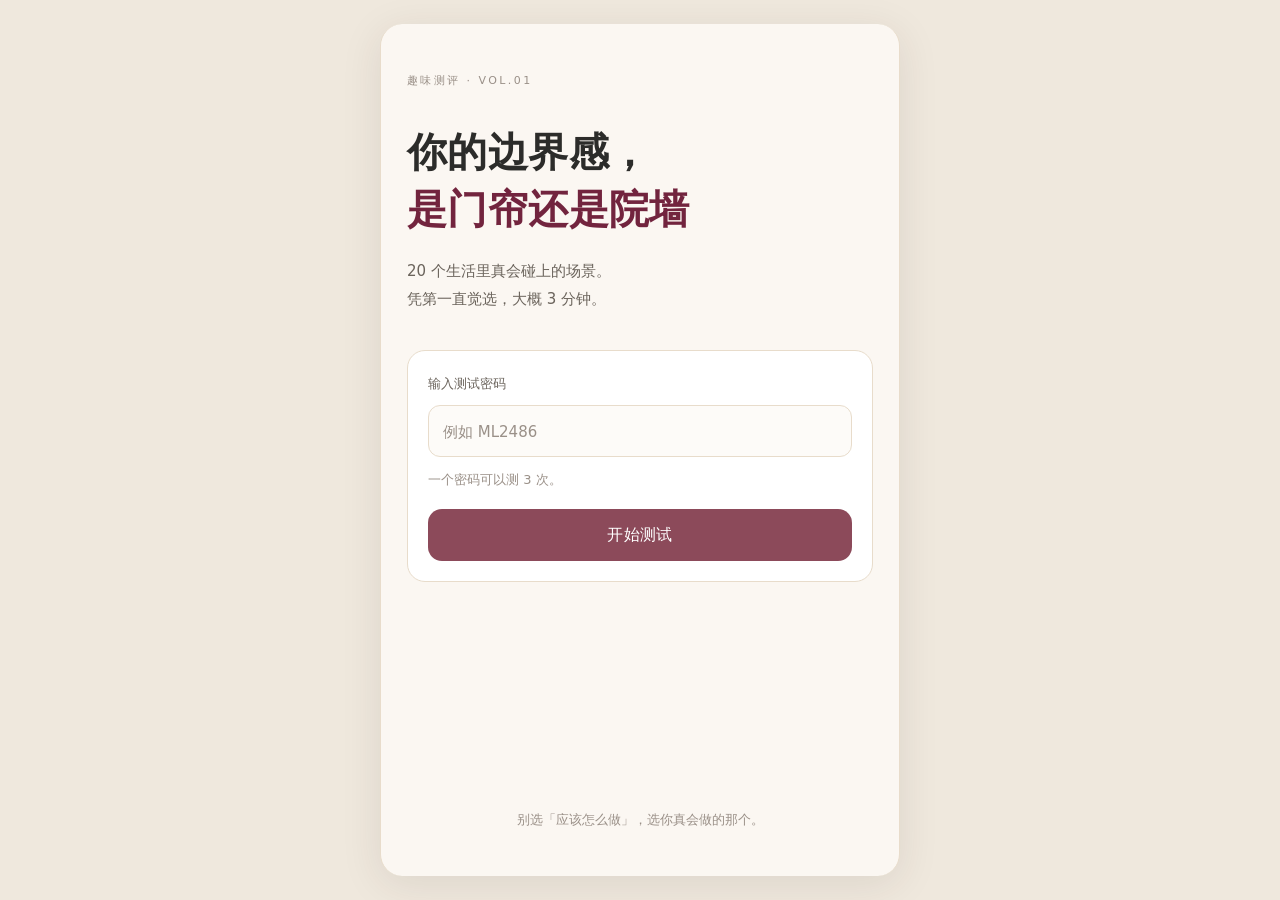
<file: index.html>
<!DOCTYPE html>
<html lang="zh-CN">
<head>
<meta charset="UTF-8">
<meta name="viewport" content="width=device-width, initial-scale=1, viewport-fit=cover">
<meta name="theme-color" content="#FBF7F2">
<meta name="description" content="20 个日常场景，测测你的边界是门帘还是院墙。趣味测评，仅供娱乐参考。">
<title>你的边界感，是门帘还是院墙</title>
<link rel="stylesheet" href="styles.css">
</head>
<body>

<div class="app" id="app">

  <!-- ========== 屏 1 · 密码 ========== -->
  <section class="screen is-active" id="screen-gate">
    <div class="gate">
      <div class="gate__mark">趣味测评 · VOL.01</div>
      <h1 class="gate__title">你的边界感，<br><em>是门帘还是院墙</em></h1>
      <p class="gate__desc">20 个生活里真会碰上的场景。<br>凭第一直觉选，大概 3 分钟。</p>

      <div class="gate__card">
        <label class="gate__label" for="code">输入测试密码</label>
        <input class="gate__input" id="code" type="text" inputmode="text"
               autocomplete="off" autocapitalize="characters" autocorrect="off"
               spellcheck="false" placeholder="例如 ML2486" maxlength="24">
        <p class="gate__hint" id="gate-hint">一个密码可以测 3 次。</p>
        <button class="btn btn--primary" id="btn-start" type="button">开始测试</button>
        <button class="btn btn--text" id="btn-resume" type="button" hidden>接着上次的答下去</button>
      </div>

      <p class="gate__foot">别选「应该怎么做」，选你真会做的那个。</p>
    </div>
  </section>

  <!-- ========== 屏 2 · 答题 ========== -->
  <section class="screen" id="screen-quiz">
    <header class="quiz__top">
      <button class="linkbtn" id="btn-back" type="button">← 上一题</button>
      <span class="quiz__count" id="quiz-count">1 / 20</span>
    </header>
    <div class="progress"><div class="progress__bar" id="progress-bar"></div></div>

    <div class="quiz__body">
      <div class="quiz__dim" id="quiz-dim"></div>
      <h2 class="quiz__q" id="quiz-q"></h2>
      <div class="options" id="options" role="group" aria-label="选项"></div>
      <p class="quiz__tip">选你真会干的那个 · 随时可以返回改</p>
    </div>
  </section>

  <!-- ========== 屏 3 · 结果 ========== -->
  <section class="screen" id="screen-result">
    <div id="result-root"></div>
  </section>

</div>

<!-- ========== 长图预览 ========== -->
<div class="overlay" id="poster-overlay" hidden>
  <div class="overlay__bar">
    <span id="poster-tip">长按图片保存到相册</span>
    <button class="linkbtn linkbtn--light" id="btn-poster-close" type="button">关闭</button>
  </div>
  <div class="overlay__scroll"><img id="poster-img" alt="测评结果长图"></div>
  <div class="overlay__actions">
    <button class="btn btn--primary" id="btn-poster-download" type="button">保存图片</button>
    <button class="btn btn--ghost" id="btn-poster-share" type="button" hidden>用系统分享</button>
  </div>
</div>

<div class="toast" id="toast" role="status" aria-live="polite"></div>

<script src="quiz-data.js"></script>
<script src="site-config.js"></script>
<script src="access.js"></script>
<script src="poster.js"></script>
<script src="app.js"></script>
</body>
</html>
</file>
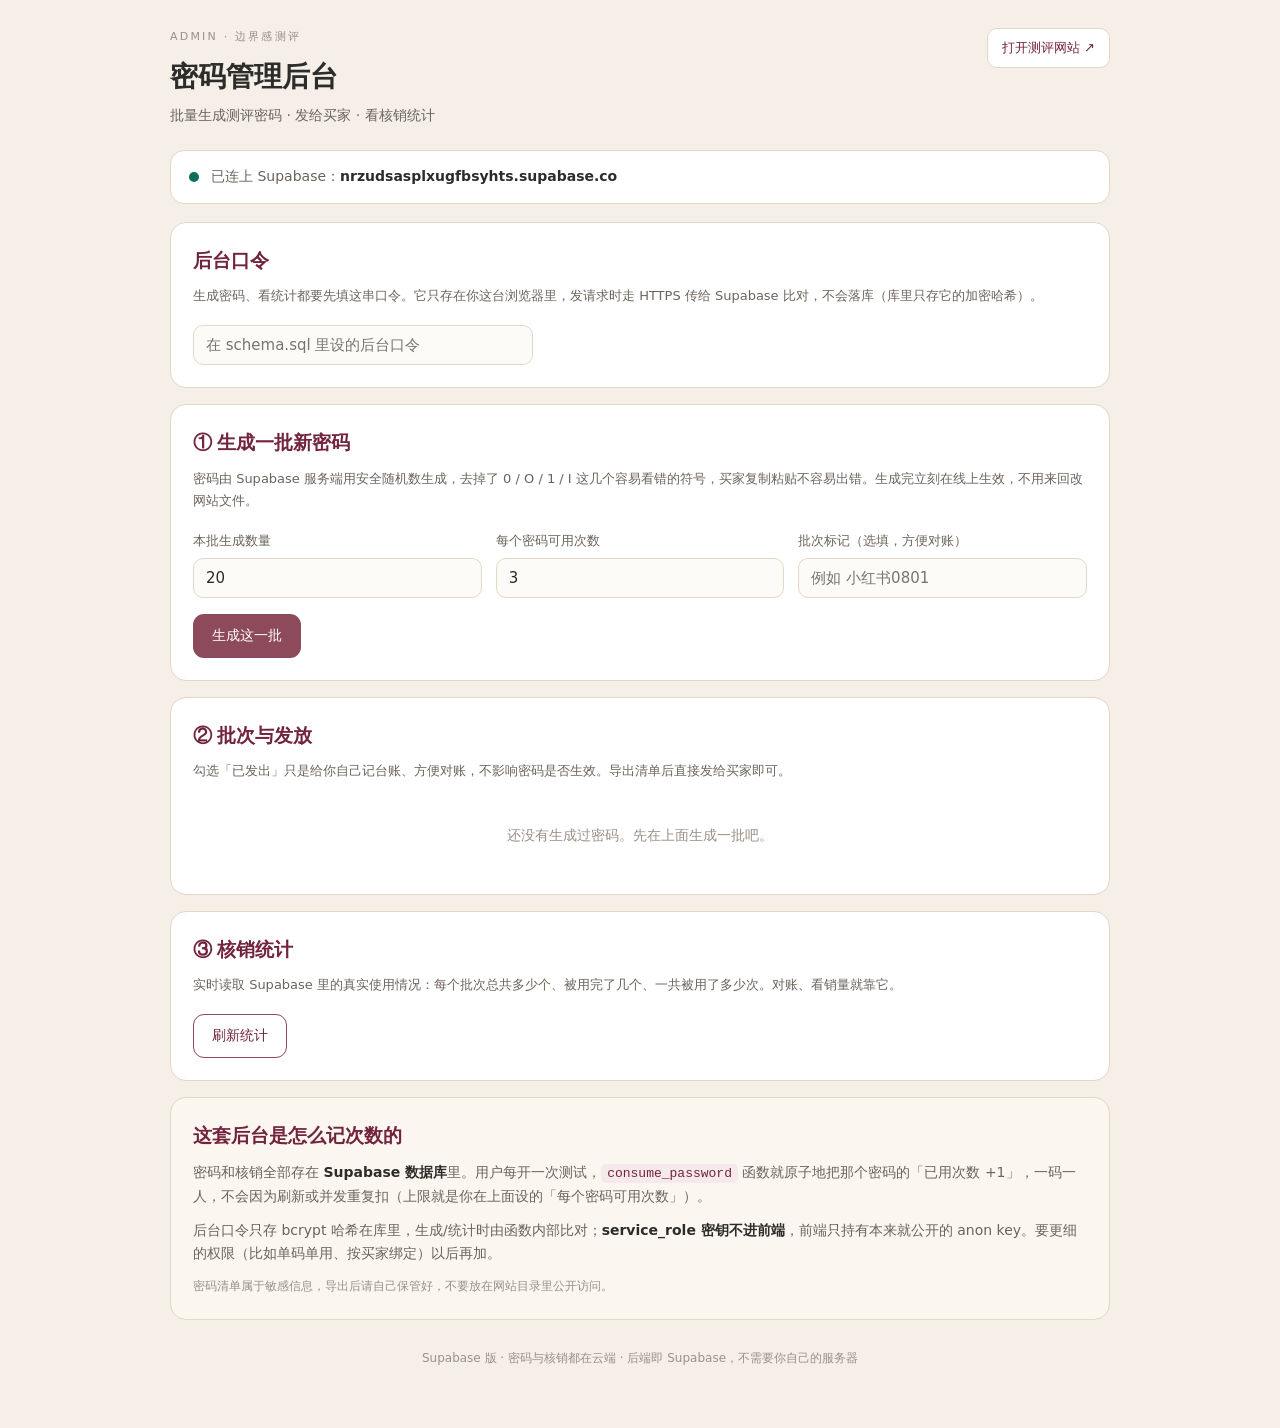
<file: admin.html>
<!DOCTYPE html>
<html lang="zh-CN">
<head>
<meta charset="UTF-8">
<meta name="viewport" content="width=device-width, initial-scale=1, viewport-fit=cover">
<meta name="robots" content="noindex,nofollow">
<title>密码管理后台 · 边界感测评</title>
<link rel="stylesheet" href="admin.css">
</head>
<body>

<div class="wrap">

  <header class="head">
    <div>
      <div class="head__mark">ADMIN · 边界感测评</div>
      <h1>密码管理后台</h1>
      <p class="head__sub">批量生成测评密码 · 发给买家 · 看核销统计</p>
    </div>
    <a class="head__link" href="index.html" target="_blank">打开测评网站 ↗</a>
  </header>

  <!-- 连接状态 -->
  <div class="sync" id="conn-box">
    <div class="sync__dot" id="conn-dot"></div>
    <div class="sync__text" id="conn-text">正在检查 Supabase 配置…</div>
  </div>

  <!-- 后台口令 -->
  <section class="card">
    <h2 class="card__title">后台口令</h2>
    <p class="card__hint">生成密码、看统计都要先填这串口令。它只存在你这台浏览器里，发请求时走 HTTPS 传给 Supabase 比对，不会落库（库里只存它的加密哈希）。</p>
    <div class="row">
      <input class="input" id="in-adminpw" type="password" placeholder="在 schema.sql 里设的后台口令" autocomplete="off" style="max-width:340px">
      <span class="form__note" id="adminpw-note"></span>
    </div>
  </section>

  <main id="main">

    <!-- 生成 -->
    <section class="card">
      <h2 class="card__title">① 生成一批新密码</h2>
      <p class="card__hint">密码由 Supabase 服务端用安全随机数生成，去掉了 0 / O / 1 / I 这几个容易看错的符号，买家复制粘贴不容易出错。生成完立刻在线上生效，不用来回改网站文件。</p>
      <div class="form">
        <label class="field">
          <span>本批生成数量</span>
          <input class="input" id="in-count" type="number" min="1" max="500" value="20">
        </label>
        <label class="field">
          <span>每个密码可用次数</span>
          <input class="input" id="in-uses" type="number" min="1" max="99" value="3">
        </label>
        <label class="field">
          <span>批次标记（选填，方便对账）</span>
          <input class="input" id="in-batch" type="text" value="" maxlength="24" placeholder="例如 小红书0801">
        </label>
      </div>
      <div class="row">
        <button class="btn btn--primary" id="btn-generate" type="button">生成这一批</button>
        <span class="form__note" id="gen-note"></span>
      </div>
      <div class="preview" id="gen-preview" hidden>
        <div class="preview__head">本批新密码 <span id="gen-count"></span></div>
        <div class="codes" id="gen-codes"></div>
      </div>
    </section>

    <!-- 批次 -->
    <section class="card">
      <h2 class="card__title">② 批次与发放</h2>
      <p class="card__hint">勾选「已发出」只是给你自己记台账、方便对账，不影响密码是否生效。导出清单后直接发给买家即可。</p>
      <div id="batch-list" class="batches"></div>
      <p class="empty" id="batch-empty">还没有生成过密码。先在上面生成一批吧。</p>
    </section>

    <!-- 核销统计 -->
    <section class="card">
      <h2 class="card__title">③ 核销统计</h2>
      <p class="card__hint">实时读取 Supabase 里的真实使用情况：每个批次总共多少个、被用完了几个、一共被用了多少次。对账、看销量就靠它。</p>
      <div class="row">
        <button class="btn btn--ghost" id="btn-stats" type="button">刷新统计</button>
        <span class="form__note" id="stats-note"></span>
      </div>
      <div id="stats-box" class="stats" hidden>
        <div class="stats__head">
          <span>批次</span><span>总数</span><span>已用完</span><span>已用次数</span>
        </div>
        <div id="stats-rows"></div>
      </div>
    </section>

    <!-- 说明 -->
    <section class="card note">
      <h2 class="card__title">这套后台是怎么记次数的</h2>
      <p>密码和核销全部存在 <strong>Supabase 数据库</strong>里。用户每开一次测试，<code>consume_password</code> 函数就原子地把那个密码的「已用次数 +1」，一码一人，不会因为刷新或并发重复扣（上限就是你在上面设的「每个密码可用次数」）。</p>
      <p>后台口令只存 bcrypt 哈希在库里，生成/统计时由函数内部比对；<strong>service_role 密钥不进前端</strong>，前端只持有本来就公开的 anon key。要更细的权限（比如单码单用、按买家绑定）以后再加。</p>
      <p class="note__muted">密码清单属于敏感信息，导出后请自己保管好，不要放在网站目录里公开访问。</p>
    </section>

  </main>

  <footer class="foot">
    Supabase 版 · 密码与核销都在云端 · 后端即 Supabase，不需要你自己的服务器
  </footer>
</div>

<div class="toast" id="toast" role="status" aria-live="polite"></div>

<script src="site-config.js"></script>
<script src="admin.js"></script>
</body>
</html>
</file>
<file: styles.css>
/* 你的边界感，是门帘还是院墙 · 移动端优先 */
/* .btn / .overlay 都设了 display，必须显式压过 UA 的 [hidden] 默认样式，
   否则「接着上次」「系统分享」这类条件按钮会一直露出来 */
[hidden] { display: none !important; }

:root {
  --bg: #FBF7F2;
  --surface: #FFFFFF;
  --ink: #2C2C2A;
  --ink-2: #6B645C;
  --ink-3: #9A9088;
  --brand: #8C4A5A;
  --brand-deep: #72243E;
  --brand-soft: #F6E9EC;
  --line: #E8DCCB;
  --line-soft: #F0E7DA;
  --radius: 18px;
  --font-serif: "Songti SC", "Noto Serif CJK SC", "Source Han Serif SC", "STSong", serif;
  --font-sans: -apple-system, BlinkMacSystemFont, "PingFang SC", "Microsoft YaHei", "Helvetica Neue", system-ui, sans-serif;
  --safe-top: env(safe-area-inset-top, 0px);
  --safe-bottom: env(safe-area-inset-bottom, 0px);
}

* { box-sizing: border-box; -webkit-tap-highlight-color: transparent; }
html, body { height: 100%; margin: 0; }
body {
  background: #EFE8DD;
  color: var(--ink);
  font-family: var(--font-sans);
  font-size: 16px;
  line-height: 1.72;
  -webkit-font-smoothing: antialiased;
}
button, input { font-family: inherit; }
button { cursor: pointer; }

.app {
  max-width: 520px;
  margin: 0 auto;
  height: 100vh;
  height: 100dvh;
  background: var(--bg);
  border-left: 1px solid var(--line);
  border-right: 1px solid var(--line);
  position: relative;
  overflow: hidden;
}
.screen { height: 100%; overflow-y: auto; -webkit-overflow-scrolling: touch; display: none; }
.screen.is-active { display: block; }

/* ---------------- 通用按钮 ---------------- */
.btn {
  display: block; width: 100%; min-height: 52px;
  border-radius: 14px; border: 1px solid transparent;
  font-size: 16px; font-weight: 500; letter-spacing: .02em;
  padding: 12px 18px; transition: transform .12s ease, opacity .12s ease;
}
.btn:active { transform: scale(.985); opacity: .88; }
.btn--primary { background: var(--brand); color: #fff; }
.btn--ghost { background: transparent; color: var(--brand-deep); border-color: var(--brand); }
.btn--soft { background: var(--brand-soft); color: var(--brand-deep); border-color: var(--line); }
.btn--text {
  background: transparent; color: var(--brand-deep); border: none;
  min-height: 44px; font-size: 14px; text-decoration: underline;
  text-underline-offset: 4px; margin-top: 4px;
}
.linkbtn {
  background: none; border: none; padding: 8px 4px;
  color: var(--brand-deep); font-size: 14px; min-height: 40px;
}
.linkbtn--light { color: #fff; }
.linkbtn:disabled { color: var(--ink-3); cursor: default; }

/* ---------------- 屏 1 · 密码 ---------------- */
.gate {
  min-height: 100%;
  padding: calc(48px + var(--safe-top)) 26px calc(32px + var(--safe-bottom));
  display: flex; flex-direction: column;
}
.gate__mark {
  font-size: 11px; letter-spacing: .22em; color: var(--ink-3);
  text-transform: uppercase; margin-bottom: 34px;
}
.gate__title {
  font-family: var(--font-serif);
  font-size: clamp(30px, 8.6vw, 40px);
  line-height: 1.42; font-weight: 600; margin: 0 0 18px;
  letter-spacing: .01em;
}
.gate__title em { font-style: normal; color: var(--brand-deep); }
.gate__desc { color: var(--ink-2); font-size: 15px; margin: 0 0 36px; line-height: 1.9; }
.gate__card {
  background: var(--surface); border: 1px solid var(--line);
  border-radius: var(--radius); padding: 22px 20px 20px;
}
.gate__label { display: block; font-size: 13px; color: var(--ink-2); margin-bottom: 10px; }
.gate__input {
  width: 100%; height: 52px; font-size: 17px; letter-spacing: .12em;
  padding: 0 14px; border: 1px solid var(--line); border-radius: 12px;
  background: #FDFBF8; color: var(--ink); outline: none;
}
.gate__input:focus { border-color: var(--brand); background: #fff; }
.gate__input::placeholder { color: var(--ink-3); letter-spacing: normal; font-size: 15px; }
.gate__hint { font-size: 13px; color: var(--ink-3); margin: 12px 0 18px; min-height: 20px; }
.gate__hint.is-error { color: #A32D2D; }
.gate__hint.is-ok { color: #0F6E56; }
.gate__foot {
  margin-top: auto; padding-top: 32px; text-align: center;
  font-size: 13px; color: var(--ink-3);
}

/* ---------------- 屏 2 · 答题 ---------------- */
.quiz__top {
  display: flex; align-items: center; justify-content: space-between;
  padding: calc(10px + var(--safe-top)) 20px 6px;
}
.quiz__count { font-size: 13px; color: var(--ink-3); letter-spacing: .08em; }
.progress { height: 3px; background: var(--line-soft); margin: 0 20px; border-radius: 3px; overflow: hidden; }
.progress__bar { height: 100%; width: 0%; background: var(--brand); transition: width .28s ease; }
.quiz__body { padding: 34px 22px calc(40px + var(--safe-bottom)); }
.quiz__dim {
  display: inline-block; font-size: 12px; letter-spacing: .06em;
  color: var(--brand-deep); background: var(--brand-soft);
  border-radius: 999px; padding: 5px 13px; margin-bottom: 20px;
}
.quiz__q {
  font-family: var(--font-serif); font-size: clamp(20px, 5.4vw, 24px);
  line-height: 1.65; font-weight: 600; margin: 0 0 28px;
}
.options { display: flex; flex-direction: column; gap: 12px; }
.option {
  display: flex; align-items: flex-start; gap: 12px; width: 100%;
  min-height: 60px; text-align: left; padding: 15px 16px;
  background: var(--surface); border: 1px solid var(--line);
  border-radius: 14px; color: var(--ink); font-size: 15px; line-height: 1.65;
  transition: border-color .15s ease, background .15s ease, transform .12s ease;
}
.option:active { transform: scale(.99); }
.option.is-picked { border-color: var(--brand); background: var(--brand-soft); }
.option__key {
  flex: 0 0 24px; height: 24px; border-radius: 50%;
  background: var(--line-soft); color: var(--ink-2);
  font-size: 12px; line-height: 24px; text-align: center; margin-top: 1px;
}
.option.is-picked .option__key { background: var(--brand); color: #fff; }
.quiz__tip { margin-top: 26px; font-size: 12px; color: var(--ink-3); text-align: center; }

/* ---------------- 屏 3 · 结果 ---------------- */
.result { padding: calc(20px + var(--safe-top)) 18px calc(40px + var(--safe-bottom)); }
.result__banner {
  background: #EFE8DD; border: 1px solid var(--line); border-radius: 12px;
  padding: 10px 14px; font-size: 13px; color: var(--ink-2);
  display: flex; align-items: center; justify-content: space-between; gap: 10px;
  margin-bottom: 18px;
}
.result__banner button { background: none; border: none; color: var(--brand-deep); font-size: 13px; text-decoration: underline; white-space: nowrap; }

.identity { text-align: center; padding: 22px 12px 26px; }
.identity__emoji { font-size: 52px; line-height: 1.2; margin-bottom: 8px; }
.identity__name {
  font-family: var(--font-serif); font-size: 32px; font-weight: 600;
  letter-spacing: .04em; margin-bottom: 6px;
}
.identity__dims { font-size: 13px; color: var(--ink-2); letter-spacing: .08em; }
.identity__tag { font-family: var(--font-serif); font-size: 16px; color: var(--brand-deep); margin-top: 12px; }
.identity__ambiguous { font-size: 12px; color: var(--ink-3); margin-top: 10px; }

.datacard {
  background: var(--surface); border: 1px solid var(--line);
  border-radius: var(--radius); padding: 20px 18px; margin-bottom: 18px;
}
.datacard__title { font-size: 12px; letter-spacing: .16em; color: var(--ink-3); margin-bottom: 18px; }
.bar { margin-bottom: 15px; }
.bar:last-of-type { margin-bottom: 6px; }
.bar__head { display: flex; justify-content: space-between; align-items: baseline; font-size: 13px; margin-bottom: 6px; }
.bar__name { color: var(--ink); }
.bar__num { color: var(--brand-deep); font-variant-numeric: tabular-nums; font-size: 13px; }
.bar__track { height: 7px; background: var(--line-soft); border-radius: 6px; overflow: hidden; }
.bar__fill { height: 100%; border-radius: 6px; background: var(--brand); }
.bar__labels { display: flex; justify-content: space-between; font-size: 11px; color: var(--ink-3); margin-top: 5px; }
.datacard__meta {
  border-top: 1px dashed var(--line); margin-top: 16px; padding-top: 14px;
  font-size: 13px; color: var(--ink-2); display: flex; flex-wrap: wrap; gap: 6px 16px;
}

.block {
  background: var(--surface); border: 1px solid var(--line);
  border-radius: var(--radius); padding: 20px 18px; margin-bottom: 14px;
}
.block__title {
  font-family: var(--font-serif); font-size: 17px; font-weight: 600;
  margin: 0 0 12px; color: var(--brand-deep);
  display: flex; align-items: center; gap: 8px;
}
.block__title span {
  font-family: var(--font-sans); font-size: 11px; font-weight: 400;
  color: var(--ink-3); letter-spacing: .1em;
}
.block p { margin: 0 0 12px; font-size: 15px; line-height: 1.85; color: var(--ink); }
.block p:last-child { margin-bottom: 0; }
.block .muted { color: var(--ink-2); font-size: 14px; }

.blindspot {
  background: var(--brand-soft); border-left: 4px solid var(--brand);
  border-radius: 4px var(--radius) var(--radius) 4px;
  padding: 20px 18px; margin-bottom: 14px;
}
.blindspot__label { font-size: 11px; letter-spacing: .18em; color: var(--brand-deep); margin-bottom: 10px; }
.blindspot__text { font-family: var(--font-serif); font-size: 18px; line-height: 1.8; font-weight: 600; margin: 0; }

.howto { padding-left: 0; margin: 0; list-style: none; }
.howto li { font-size: 15px; line-height: 1.8; margin-bottom: 10px; }
.howto li:last-child { margin-bottom: 0; }

.sharebox { margin-bottom: 18px; }
.sharebox__title { font-size: 12px; letter-spacing: .16em; color: var(--ink-3); margin: 24px 0 12px; }
.sharecard {
  background: #FDFBF8; border: 1px solid var(--line); border-radius: 14px;
  padding: 14px 16px; margin-bottom: 10px;
}
.sharecard__head { display: flex; justify-content: space-between; align-items: center; margin-bottom: 8px; }
.sharecard__label { font-size: 12px; color: var(--ink-3); }
.sharecard__copy {
  background: none; border: 1px solid var(--line); border-radius: 8px;
  color: var(--brand-deep); font-size: 12px; padding: 5px 12px; min-height: 32px;
}
.sharecard pre {
  margin: 0; white-space: pre-wrap; word-break: break-word;
  font-family: var(--font-sans); font-size: 13px; line-height: 1.75; color: var(--ink);
}

.actions { display: flex; flex-direction: column; gap: 10px; margin: 26px 0 20px; }
.actions__row { display: flex; gap: 10px; }
.actions__row .btn { flex: 1; }
.disclaimer {
  font-size: 11px; line-height: 1.8; color: var(--ink-3);
  border-top: 1px solid var(--line); padding-top: 16px; margin-top: 8px;
}
.disclaimer strong { color: var(--ink-2); font-weight: 500; }

/* ---------------- 长图预览 ---------------- */
.overlay {
  position: fixed; inset: 0; z-index: 50; background: rgba(28, 22, 20, .94);
  display: flex; flex-direction: column;
  padding-top: var(--safe-top); padding-bottom: var(--safe-bottom);
}
.overlay[hidden] { display: none; }
.overlay__bar {
  flex: 0 0 auto; display: flex; align-items: center; justify-content: space-between;
  padding: 12px 18px; color: #fff; font-size: 13px;
}
.overlay__scroll { flex: 1 1 auto; overflow-y: auto; -webkit-overflow-scrolling: touch; padding: 0 14px; text-align: center; }
.overlay__scroll img { width: 100%; max-width: 420px; height: auto; display: block; margin: 0 auto; border-radius: 8px; }
.overlay__actions {
  flex: 0 0 auto; display: flex; gap: 10px; padding: 14px 18px calc(14px + var(--safe-bottom));
}
.overlay__actions .btn { flex: 1; min-height: 48px; }
.overlay__actions .btn--primary { background: #fff; color: var(--brand-deep); }
.overlay__actions .btn--ghost { color: #fff; border-color: rgba(255,255,255,.5); }

/* ---------------- Toast ---------------- */
.toast {
  position: fixed; left: 50%; bottom: calc(28px + var(--safe-bottom));
  transform: translate(-50%, 16px); z-index: 80;
  background: rgba(44, 36, 34, .94); color: #fff;
  font-size: 14px; line-height: 1.5; padding: 11px 20px; border-radius: 999px;
  max-width: calc(100vw - 40px); text-align: center;
  opacity: 0; pointer-events: none; transition: opacity .2s ease, transform .2s ease;
}
.toast.is-on { opacity: 1; transform: translate(-50%, 0); }

/* ---------------- 小屏 / 大屏微调 ---------------- */
@media (max-width: 360px) {
  .gate { padding-left: 18px; padding-right: 18px; }
  .quiz__body { padding-left: 16px; padding-right: 16px; }
  .result { padding-left: 13px; padding-right: 13px; }
  .option { font-size: 14px; padding: 13px 12px; }
}
@media (min-width: 600px) {
  body { padding: 24px 0; }
  .app { height: calc(100dvh - 48px); border-radius: 22px; box-shadow: 0 8px 40px rgba(60, 44, 36, .10); }
}
@media (prefers-reduced-motion: reduce) {
  * { transition: none !important; animation: none !important; }
}
</file>
<file: admin.css>
/* 密码管理后台 · 与前台同色系，工具化紧凑排版 */
:root {
  --bg: #F5EFE7;
  --surface: #FFFFFF;
  --ink: #2C2C2A;
  --ink-2: #6B645C;
  --ink-3: #9A9088;
  --brand: #8C4A5A;
  --brand-deep: #72243E;
  --brand-soft: #F6E9EC;
  --line: #E4D7C6;
  --line-soft: #F0E7DA;
  --ok: #0F6E56;
  --warn: #A8621B;
  --font-sans: -apple-system, BlinkMacSystemFont, "PingFang SC", "Microsoft YaHei", system-ui, sans-serif;
  --font-serif: "Songti SC", "Noto Serif CJK SC", "STSong", serif;
  --mono: "SFMono-Regular", Consolas, "Liberation Mono", monospace;
}
[hidden] { display: none !important; }
* { box-sizing: border-box; -webkit-tap-highlight-color: transparent; }
body {
  margin: 0; background: var(--bg); color: var(--ink);
  font-family: var(--font-sans); font-size: 15px; line-height: 1.7;
}
button, input, textarea { font-family: inherit; }
button { cursor: pointer; }
a { color: var(--brand-deep); }

.wrap { max-width: 980px; margin: 0 auto; padding: 28px 20px 60px; }

.head { display: flex; align-items: flex-start; justify-content: space-between; gap: 16px; margin-bottom: 22px; }
.head__mark { font-size: 11px; letter-spacing: .2em; color: var(--ink-3); }
.head h1 { font-family: var(--font-serif); font-size: 28px; margin: 6px 0 4px; font-weight: 600; }
.head__sub { margin: 0; color: var(--ink-2); font-size: 14px; }
.head__link {
  flex: 0 0 auto; font-size: 13px; text-decoration: none;
  border: 1px solid var(--line); background: var(--surface);
  padding: 8px 14px; border-radius: 10px;
}

.sync {
  display: flex; align-items: center; gap: 12px; flex-wrap: wrap;
  background: var(--surface); border: 1px solid var(--line);
  border-radius: 14px; padding: 14px 18px; margin-bottom: 18px;
}
.sync__dot { width: 10px; height: 10px; border-radius: 50%; background: var(--warn); flex: 0 0 auto; }
.sync__dot.is-ok { background: var(--ok); }
.sync__text { flex: 1 1 auto; font-size: 14px; color: var(--ink-2); min-width: 200px; }
.sync__text strong { color: var(--ink); }

.card {
  background: var(--surface); border: 1px solid var(--line);
  border-radius: 16px; padding: 22px; margin-bottom: 16px;
}
.card__title {
  font-family: var(--font-serif); font-size: 19px; font-weight: 600;
  margin: 0 0 8px; color: var(--brand-deep);
}
.card__hint { margin: 0 0 18px; font-size: 13px; color: var(--ink-2); }

.form { display: flex; gap: 14px; flex-wrap: wrap; margin-bottom: 16px; }
.field { flex: 1 1 160px; display: flex; flex-direction: column; gap: 6px; font-size: 13px; color: var(--ink-2); }
.input, .textarea {
  width: 100%; padding: 10px 12px; font-size: 15px; color: var(--ink);
  background: #FDFBF8; border: 1px solid var(--line); border-radius: 10px; outline: none;
}
.input:focus, .textarea:focus { border-color: var(--brand); background: #fff; }
.textarea { resize: vertical; font-family: var(--mono); font-size: 13px; line-height: 1.6; }

.row { display: flex; align-items: center; gap: 12px; flex-wrap: wrap; }
.btn {
  min-height: 44px; padding: 10px 18px; border-radius: 11px;
  border: 1px solid transparent; font-size: 14px; font-weight: 500;
  transition: transform .12s ease, opacity .12s ease;
}
.btn:active { transform: scale(.98); opacity: .9; }
.btn--primary { background: var(--brand); color: #fff; }
.btn--ghost { background: transparent; color: var(--brand-deep); border-color: var(--brand); }
.btn--soft { background: var(--brand-soft); color: var(--brand-deep); border-color: var(--line); }
.btn--sm { min-height: 38px; padding: 7px 14px; font-size: 13px; }
.btn--tiny { min-height: 32px; padding: 5px 11px; font-size: 12px; }
.form__note { font-size: 13px; color: var(--ink-2); }
.err { color: #A32D2D; font-size: 13px; min-height: 18px; margin: 8px 0 0; }

.preview { margin-top: 18px; border-top: 1px dashed var(--line); padding-top: 16px; }
.preview__head { font-size: 13px; color: var(--ink-2); margin-bottom: 10px; }
.codes { display: flex; flex-wrap: wrap; gap: 8px; }
.code {
  font-family: var(--mono); font-size: 14px; letter-spacing: .06em;
  background: #FDFBF8; border: 1px solid var(--line);
  border-radius: 8px; padding: 6px 10px;
}

.batches { display: flex; flex-direction: column; gap: 12px; }
.batch { border: 1px solid var(--line); border-radius: 13px; overflow: hidden; }
.batch__head {
  display: flex; align-items: center; gap: 12px; flex-wrap: wrap;
  padding: 13px 15px; background: #FDFBF8;
}
.batch__name { font-weight: 600; font-size: 14px; }
.batch__meta { font-size: 12px; color: var(--ink-3); flex: 1 1 auto; }
.batch__ops { display: flex; gap: 6px; flex-wrap: wrap; }
.batch__body { padding: 14px 15px; border-top: 1px solid var(--line); }
.batch__tools { display: flex; gap: 12px; flex-wrap: wrap; margin-bottom: 12px; font-size: 13px; color: var(--ink-2); }
.batch__tools a { cursor: pointer; text-decoration: underline; text-underline-offset: 3px; }
.sent-grid { display: grid; grid-template-columns: repeat(auto-fill, minmax(150px, 1fr)); gap: 6px; }
.sent {
  display: flex; align-items: center; gap: 8px; font-family: var(--mono);
  font-size: 13px; padding: 6px 8px; border: 1px solid var(--line-soft);
  border-radius: 8px; background: #fff;
}
.sent input { accent-color: var(--brand); width: 16px; height: 16px; }
.sent.is-sent { background: #EEF6F2; border-color: #CFE6DC; }
.empty { text-align: center; color: var(--ink-3); font-size: 14px; padding: 24px 0; margin: 0; }

.steps { margin: 0 0 18px; padding-left: 20px; font-size: 14px; color: var(--ink-2); }
.steps li { margin-bottom: 7px; }
code {
  font-family: var(--mono); font-size: 13px;
  background: var(--brand-soft); color: var(--brand-deep);
  padding: 2px 6px; border-radius: 5px;
}
.current {
  margin-top: 18px; padding: 14px 16px; background: #FDFBF8;
  border: 1px dashed var(--line); border-radius: 11px; font-size: 13px;
}
.current__body { margin-top: 7px; color: var(--ink-2); font-family: var(--mono); font-size: 12px; word-break: break-all; }

.note { background: #FBF6F0; }
.note p { font-size: 14px; color: var(--ink-2); margin: 0 0 10px; }
.note p:last-child { margin-bottom: 0; }
.note strong { color: var(--ink); }
.note__muted { font-size: 12px !important; color: var(--ink-3) !important; }

.foot { text-align: center; font-size: 12px; color: var(--ink-3); padding-top: 12px; }

.toast {
  position: fixed; left: 50%; bottom: 28px; transform: translate(-50%, 16px);
  background: rgba(44,36,34,.94); color: #fff; font-size: 14px;
  padding: 10px 20px; border-radius: 999px; z-index: 50;
  opacity: 0; pointer-events: none; transition: opacity .2s ease, transform .2s ease;
  max-width: calc(100vw - 40px); text-align: center;
}
.toast.is-on { opacity: 1; transform: translate(-50%, 0); }

@media (max-width: 640px) {
  .wrap { padding: 18px 13px 46px; }
  .head { flex-direction: column; gap: 10px; }
  .head h1 { font-size: 24px; }
  .card { padding: 17px 15px; }
  .sync { padding: 12px 14px; }
  .btn { width: 100%; }
  .btn--tiny { width: auto; }
  .field { flex: 1 1 100%; }
}

/* 核销统计 */
.stats { margin-top: 16px; border: 1px solid var(--line); border-radius: 11px; overflow: hidden; }
.stats__head, .stats__row {
  display: grid; grid-template-columns: 2.2fr 1fr 1fr 1fr; gap: 8px;
  padding: 10px 14px; font-size: 13px; align-items: center;
}
.stats__head { background: #FDFBF8; color: var(--ink-3); font-weight: 600; }
.stats__row { border-top: 1px solid var(--line-soft); }
.stats__row:first-child { border-top: none; }
.stats__row span:first-child { font-weight: 600; color: var(--ink); word-break: break-all; }
</file>
